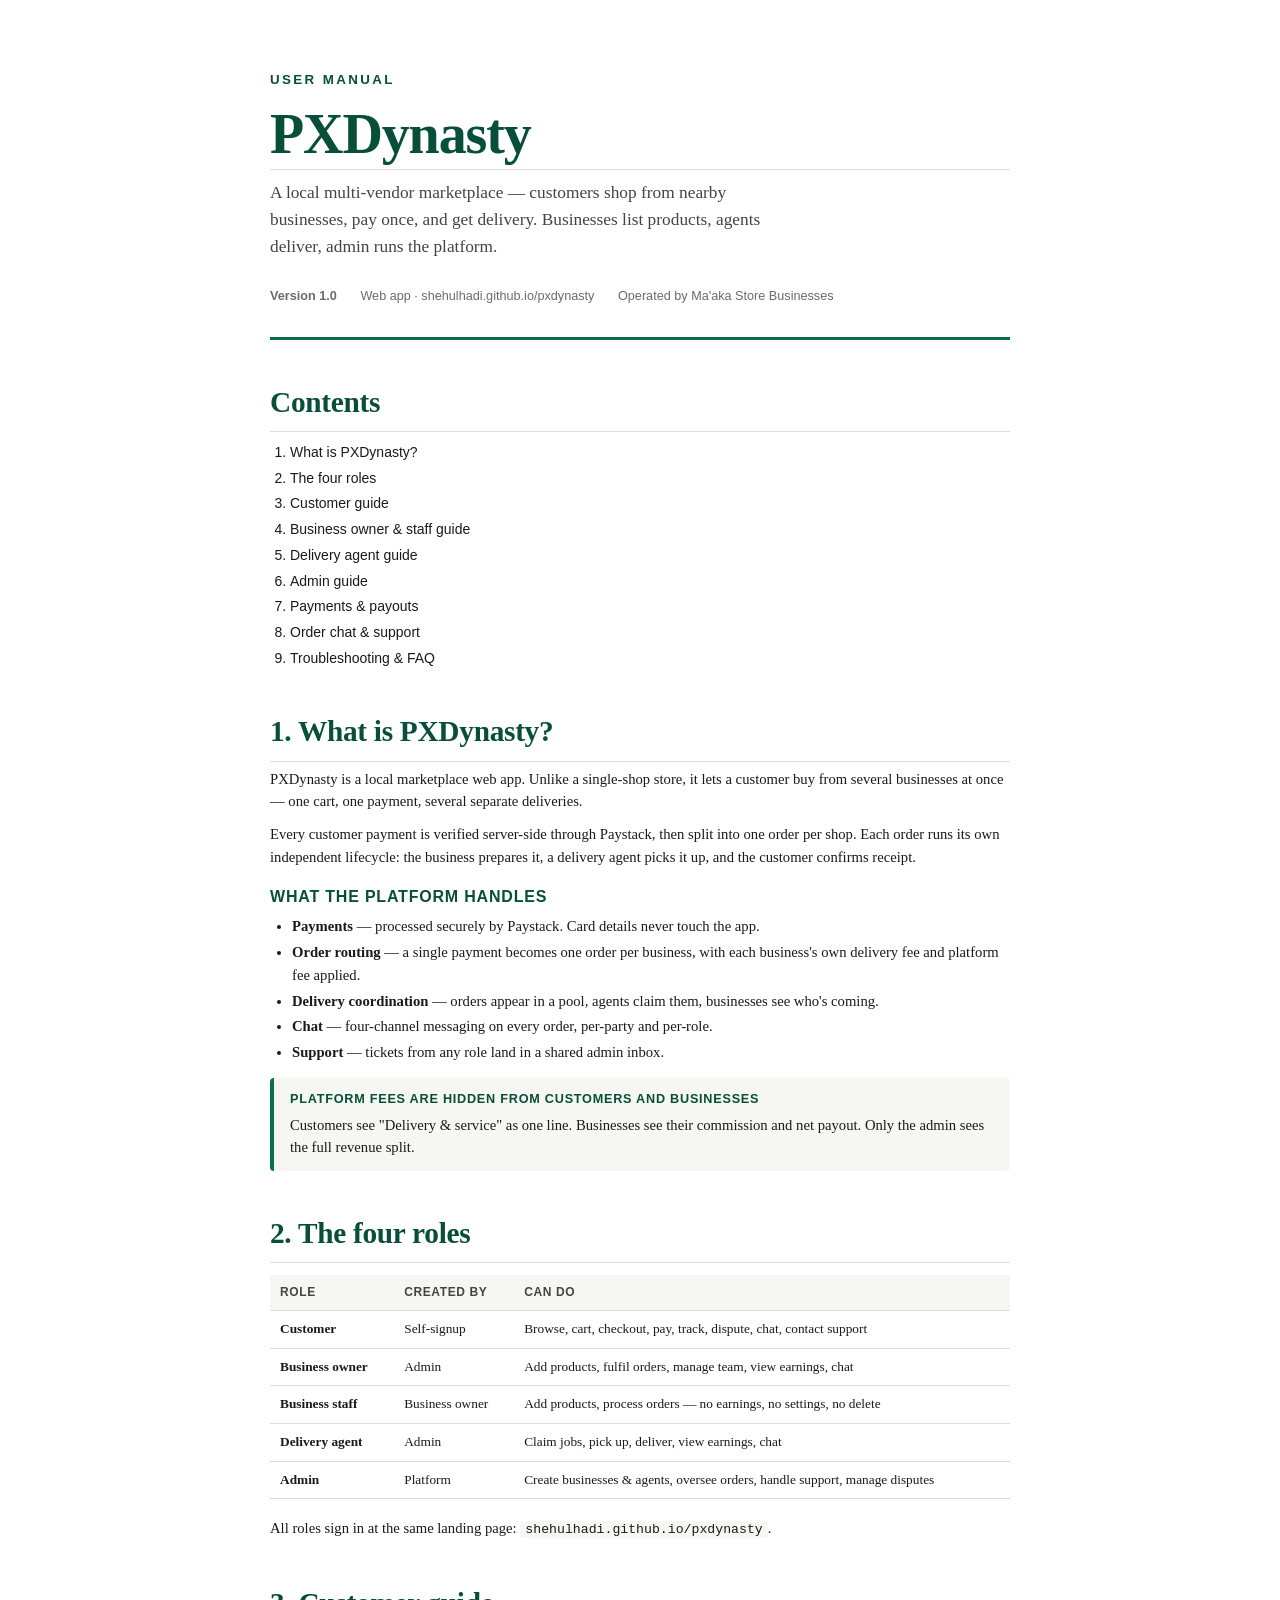
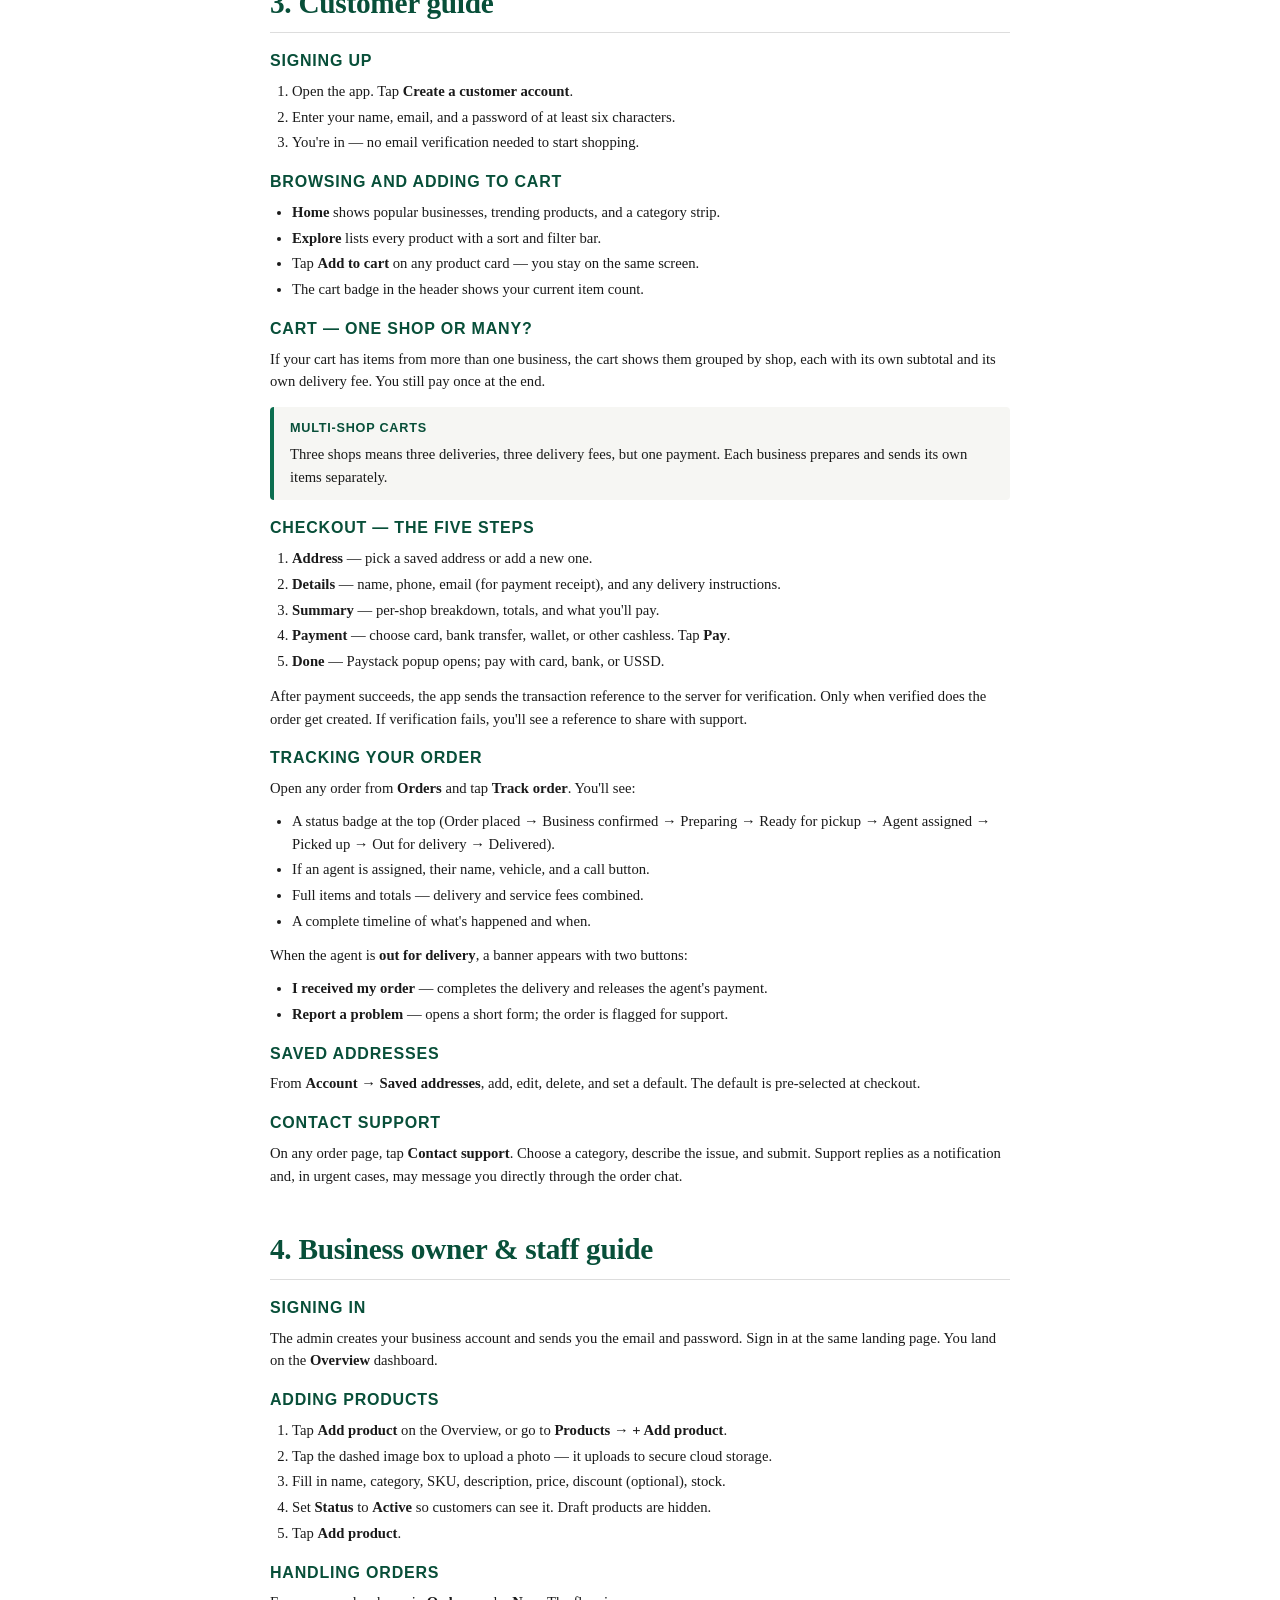
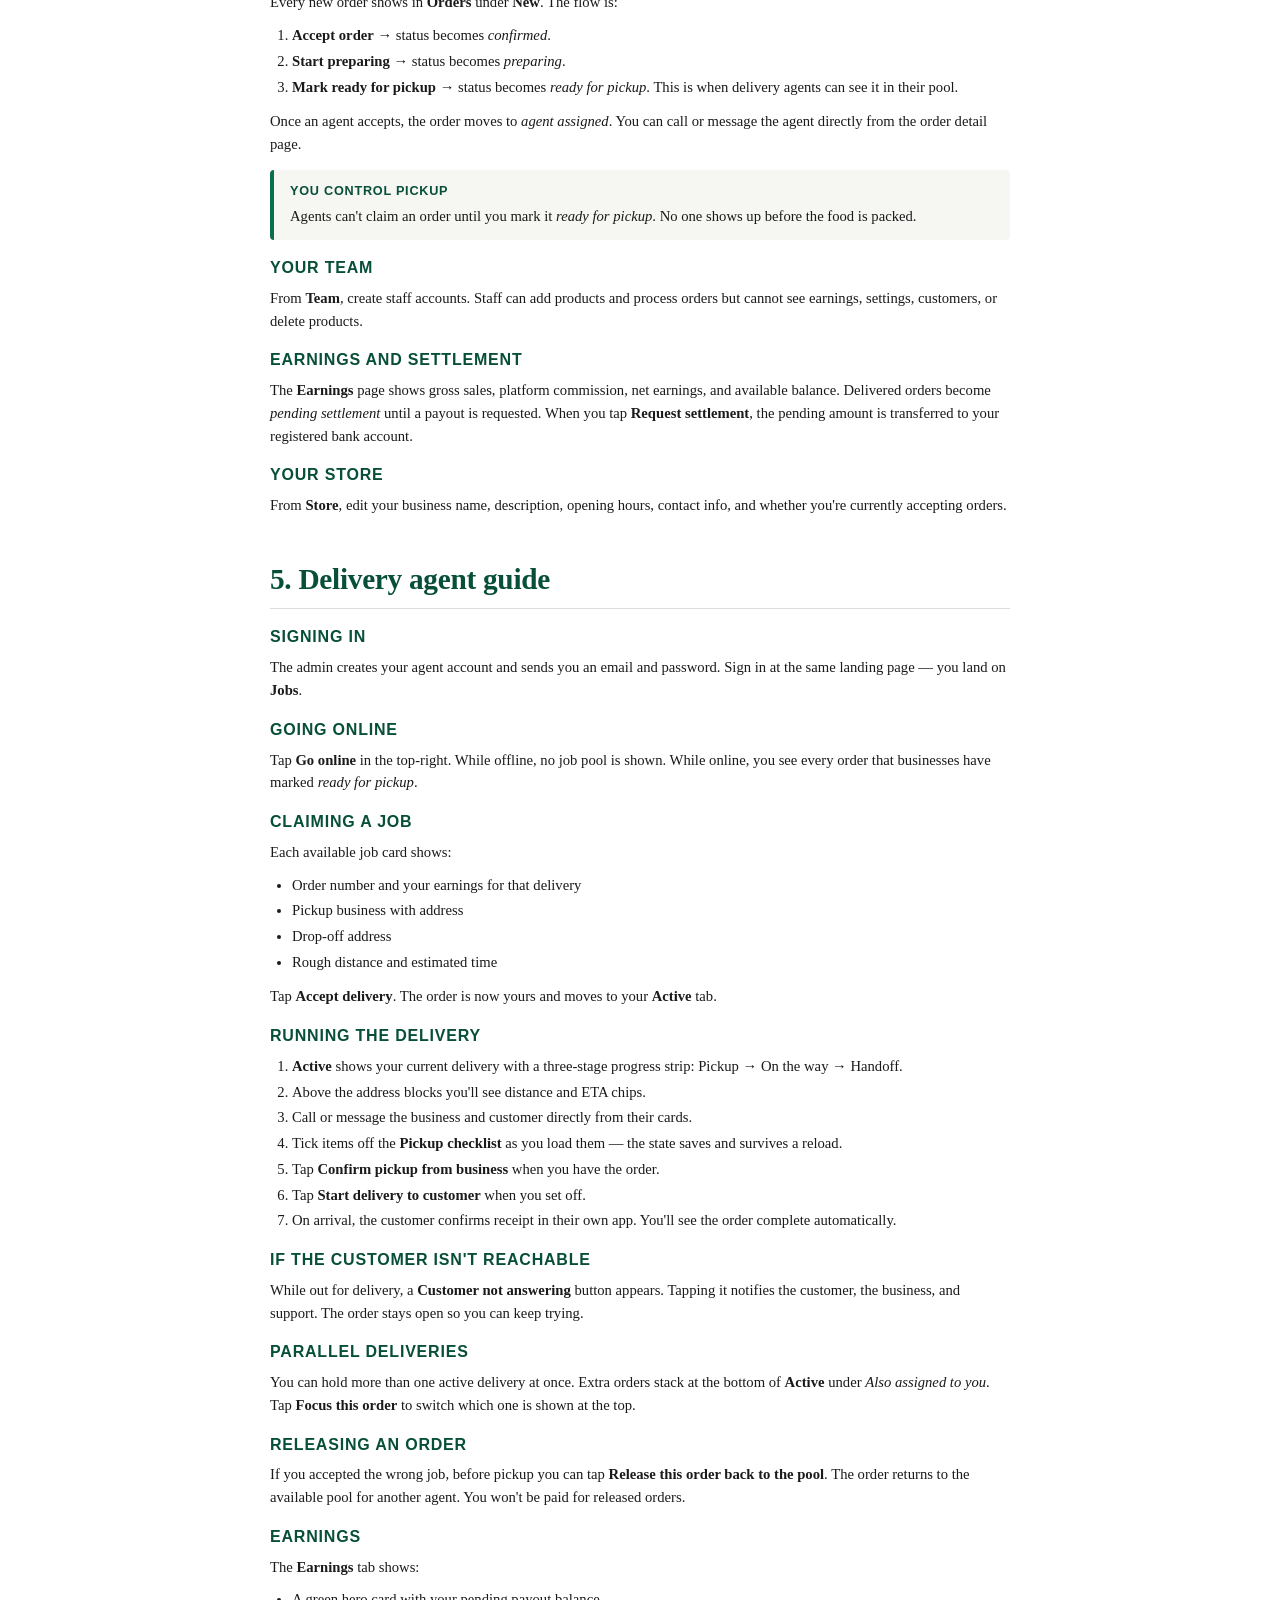
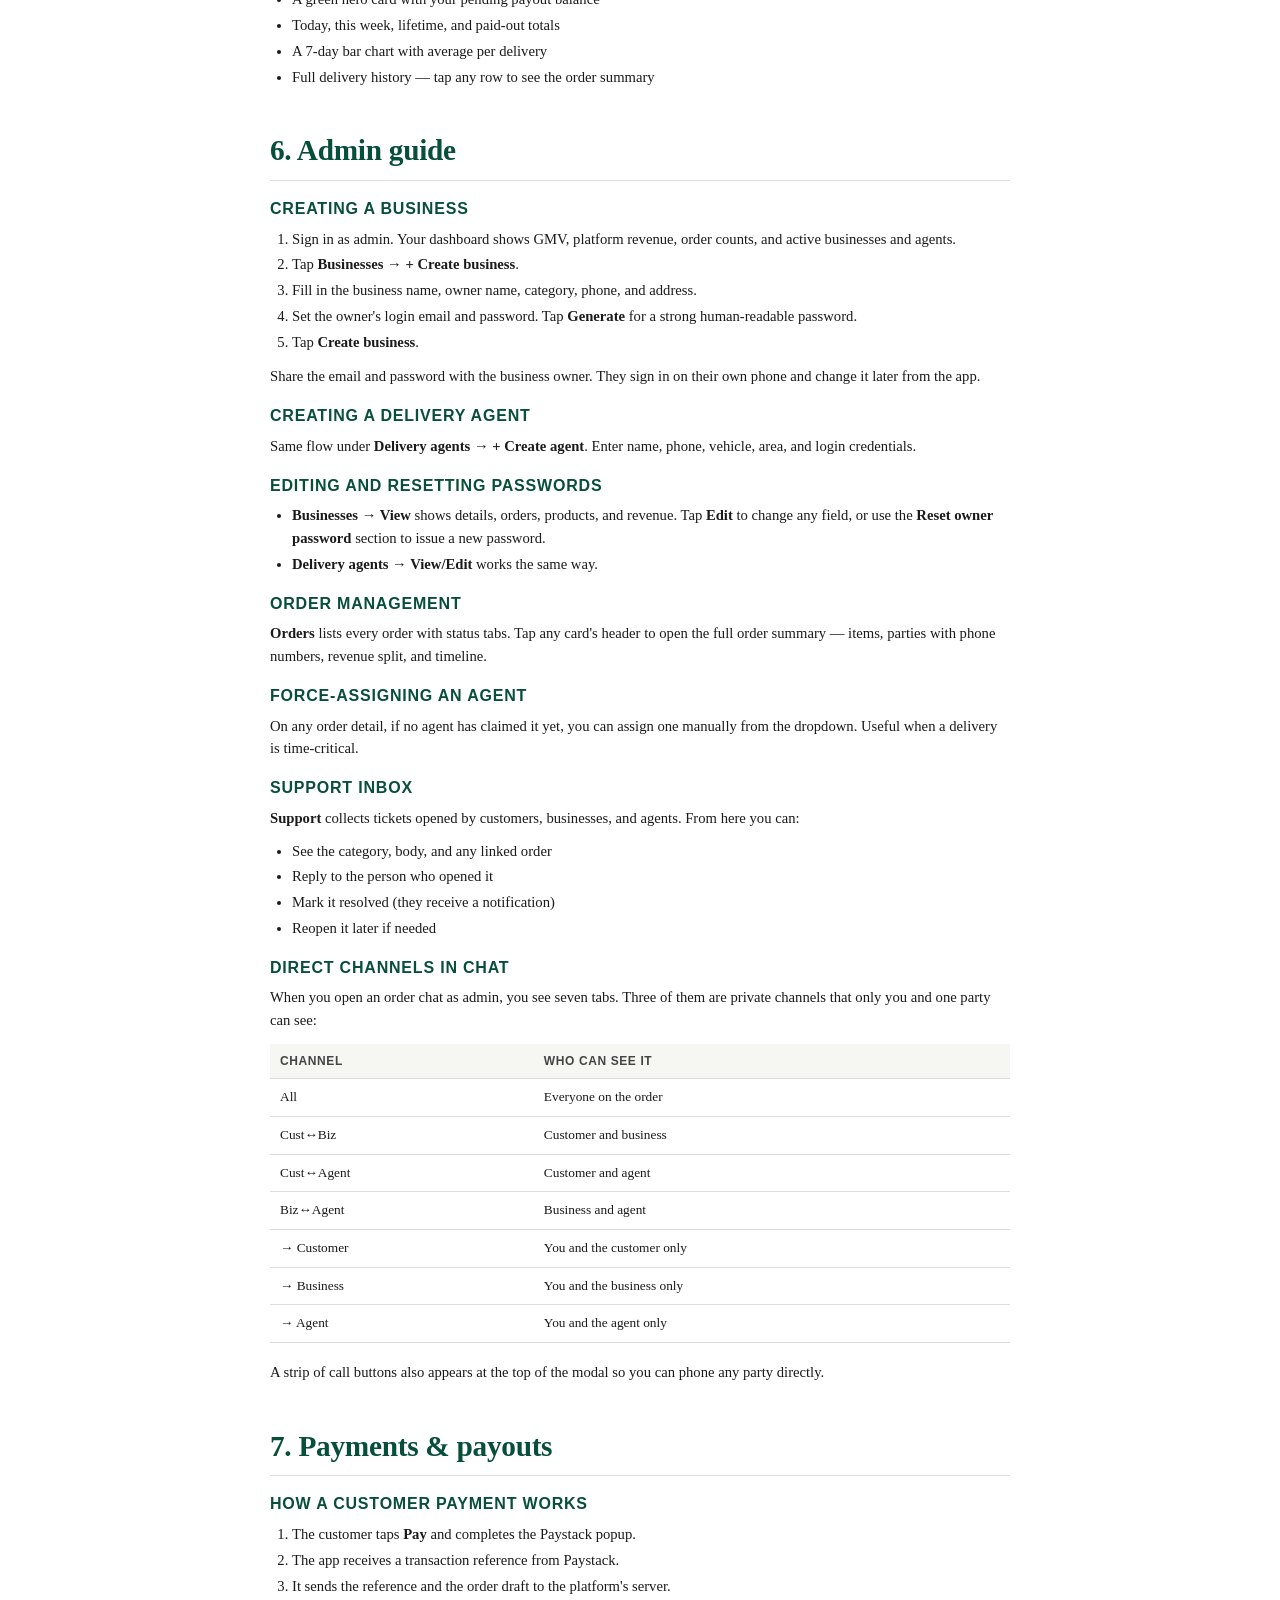
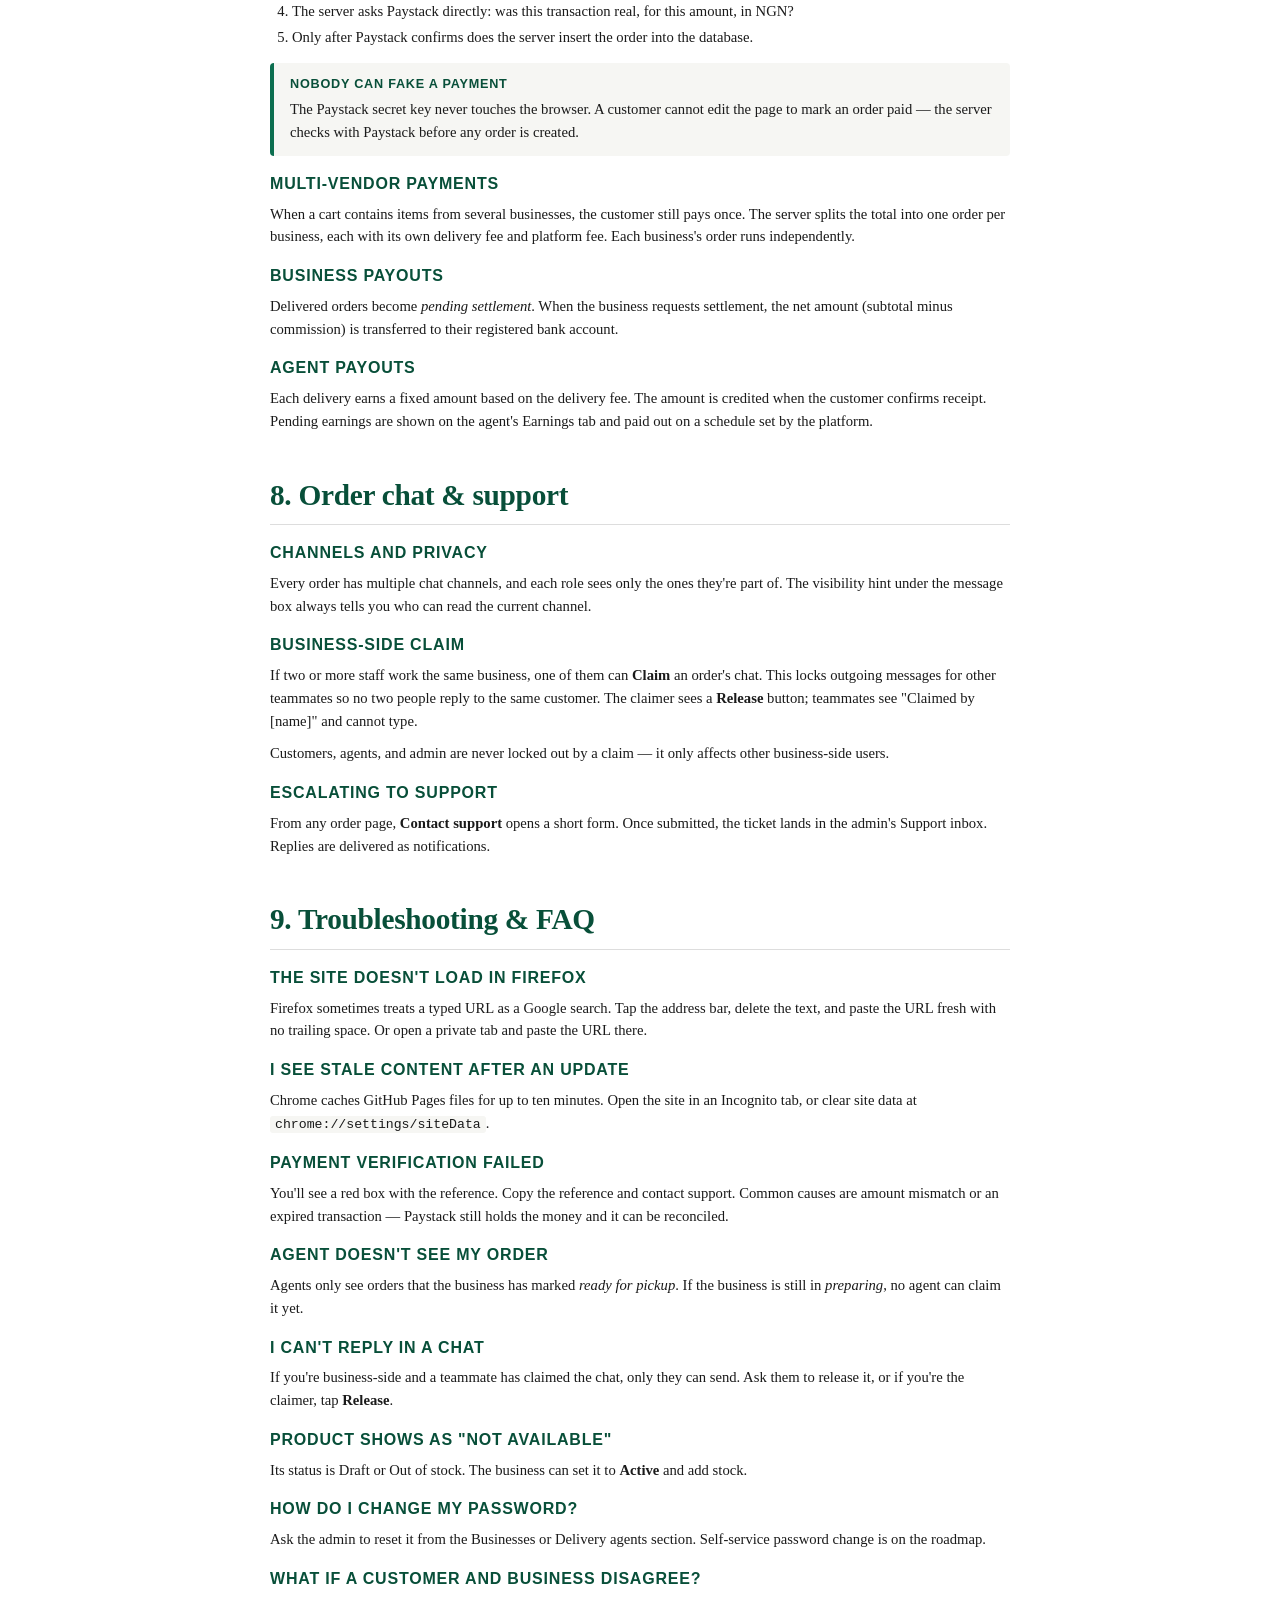
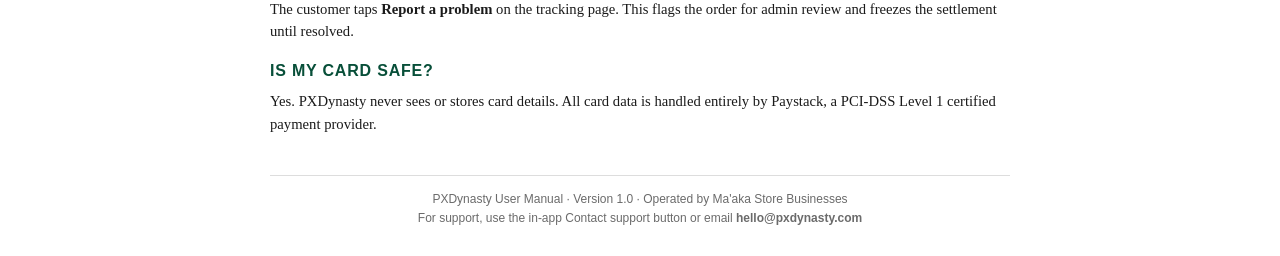
<file: manual.html>
<!DOCTYPE html>
<html lang="en">
<head>
<meta charset="UTF-8">
<title>PXDynasty — User Manual</title>
<style>
  :root {
    --ink: #1a1a1a;
    --ink-soft: #444;
    --ink-mute: #6b6b6b;
    --accent: #0B6E4F;
    --accent-dark: #084F39;
    --line: #ddd;
    --bg-soft: #f6f6f3;
  }
  * { box-sizing: border-box; }
  html, body { margin: 0; padding: 0; }
  body {
    font-family: Georgia, 'Iowan Old Style', serif;
    color: var(--ink);
    line-height: 1.55;
    font-size: 11pt;
    background: #fff;
    padding: 30px 40px;
    max-width: 820px;
    margin: 0 auto;
  }

  /* Print styles */
  @page {
    size: A4;
    margin: 18mm 16mm;
  }
  @media print {
    body { padding: 0; max-width: none; font-size: 10.5pt; }
    h1 { page-break-before: always; }
    h1:first-of-type, h2.cover-title { page-break-before: avoid; }
    section { page-break-inside: auto; }
    .avoid-break { page-break-inside: avoid; }
    .pagebreak { page-break-before: always; }
  }

  /* Cover */
  .cover {
    text-align: left;
    padding: 40px 0 30px;
    border-bottom: 3px solid var(--accent);
    margin-bottom: 30px;
  }
  .cover-eyebrow {
    font-family: -apple-system, sans-serif;
    text-transform: uppercase;
    letter-spacing: 0.18em;
    font-size: 10pt;
    color: var(--accent-dark);
    font-weight: 700;
    margin: 0 0 14px;
  }
  .cover h1 {
    font-family: Georgia, serif;
    font-size: 42pt;
    line-height: 1.05;
    margin: 0 0 10px;
    color: var(--accent-dark);
    letter-spacing: -0.02em;
  }
  .cover p.lede {
    font-size: 13pt;
    color: var(--ink-soft);
    margin: 0 0 26px;
    max-width: 60ch;
  }
  .cover .meta {
    font-family: -apple-system, sans-serif;
    font-size: 9.5pt;
    color: var(--ink-mute);
  }
  .cover .meta span { display: inline-block; margin-right: 20px; }

  /* Headings */
  h1 {
    font-size: 22pt;
    color: var(--accent-dark);
    margin: 40px 0 6px;
    padding-bottom: 6px;
    border-bottom: 1px solid var(--line);
    letter-spacing: -0.01em;
  }
  h2 {
    font-size: 15pt;
    color: var(--ink);
    margin: 22px 0 6px;
  }
  h3 {
    font-size: 12pt;
    color: var(--accent-dark);
    margin: 16px 0 4px;
    font-family: -apple-system, sans-serif;
    text-transform: uppercase;
    letter-spacing: 0.05em;
  }
  p { margin: 6px 0 10px; }

  /* Lists */
  ul, ol { margin: 6px 0 12px; padding-left: 22px; }
  li { margin: 3px 0; }

  /* Callouts */
  .callout {
    background: var(--bg-soft);
    border-left: 4px solid var(--accent);
    padding: 12px 16px;
    margin: 14px 0;
    border-radius: 4px;
  }
  .callout strong {
    color: var(--accent-dark);
    display: block;
    margin-bottom: 4px;
    font-family: -apple-system, sans-serif;
    font-size: 9.5pt;
    text-transform: uppercase;
    letter-spacing: 0.06em;
  }

  /* Tables */
  table {
    width: 100%;
    border-collapse: collapse;
    margin: 12px 0 18px;
    font-size: 10pt;
  }
  th, td {
    text-align: left;
    padding: 8px 10px;
    border-bottom: 1px solid var(--line);
    vertical-align: top;
  }
  th {
    background: var(--bg-soft);
    font-family: -apple-system, sans-serif;
    font-size: 9pt;
    text-transform: uppercase;
    letter-spacing: 0.05em;
    color: var(--ink-soft);
  }

  /* TOC */
  .toc { margin: 10px 0 20px; font-family: -apple-system, sans-serif; }
  .toc ol { padding-left: 20px; }
  .toc li { margin: 4px 0; font-size: 10.5pt; }
  .toc a { color: var(--ink); text-decoration: none; }

  /* Inline code */
  code {
    font-family: 'SFMono-Regular', Consolas, monospace;
    background: var(--bg-soft);
    padding: 1px 5px;
    border-radius: 3px;
    font-size: 0.9em;
  }

  .footer-note {
    margin-top: 40px;
    padding-top: 14px;
    border-top: 1px solid var(--line);
    font-family: -apple-system, sans-serif;
    font-size: 9pt;
    color: var(--ink-mute);
    text-align: center;
  }
</style>
</head>
<body>

<div class="cover">
  <p class="cover-eyebrow">User Manual</p>
  <h1>PXDynasty</h1>
  <p class="lede">A local multi-vendor marketplace — customers shop from nearby businesses, pay once, and get delivery. Businesses list products, agents deliver, admin runs the platform.</p>
  <div class="meta">
    <span><strong>Version 1.0</strong></span>
    <span>Web app · shehulhadi.github.io/pxdynasty</span>
    <span>Operated by Ma'aka Store Businesses</span>
  </div>
</div>

<h1>Contents</h1>
<div class="toc">
  <ol>
    <li>What is PXDynasty?</li>
    <li>The four roles</li>
    <li>Customer guide</li>
    <li>Business owner &amp; staff guide</li>
    <li>Delivery agent guide</li>
    <li>Admin guide</li>
    <li>Payments &amp; payouts</li>
    <li>Order chat &amp; support</li>
    <li>Troubleshooting &amp; FAQ</li>
  </ol>
</div>

<h1>1. What is PXDynasty?</h1>

<p>PXDynasty is a local marketplace web app. Unlike a single-shop store, it lets a customer buy from several businesses at once — one cart, one payment, several separate deliveries.</p>

<p>Every customer payment is verified server-side through Paystack, then split into one order per shop. Each order runs its own independent lifecycle: the business prepares it, a delivery agent picks it up, and the customer confirms receipt.</p>

<h3>What the platform handles</h3>
<ul>
  <li><strong>Payments</strong> — processed securely by Paystack. Card details never touch the app.</li>
  <li><strong>Order routing</strong> — a single payment becomes one order per business, with each business's own delivery fee and platform fee applied.</li>
  <li><strong>Delivery coordination</strong> — orders appear in a pool, agents claim them, businesses see who's coming.</li>
  <li><strong>Chat</strong> — four-channel messaging on every order, per-party and per-role.</li>
  <li><strong>Support</strong> — tickets from any role land in a shared admin inbox.</li>
</ul>

<div class="callout">
  <strong>Platform fees are hidden from customers and businesses</strong>
  Customers see "Delivery &amp; service" as one line. Businesses see their commission and net payout. Only the admin sees the full revenue split.
</div>

<h1>2. The four roles</h1>

<table>
  <thead>
    <tr><th>Role</th><th>Created by</th><th>Can do</th></tr>
  </thead>
  <tbody>
    <tr>
      <td><strong>Customer</strong></td>
      <td>Self-signup</td>
      <td>Browse, cart, checkout, pay, track, dispute, chat, contact support</td>
    </tr>
    <tr>
      <td><strong>Business owner</strong></td>
      <td>Admin</td>
      <td>Add products, fulfil orders, manage team, view earnings, chat</td>
    </tr>
    <tr>
      <td><strong>Business staff</strong></td>
      <td>Business owner</td>
      <td>Add products, process orders — no earnings, no settings, no delete</td>
    </tr>
    <tr>
      <td><strong>Delivery agent</strong></td>
      <td>Admin</td>
      <td>Claim jobs, pick up, deliver, view earnings, chat</td>
    </tr>
    <tr>
      <td><strong>Admin</strong></td>
      <td>Platform</td>
      <td>Create businesses &amp; agents, oversee orders, handle support, manage disputes</td>
    </tr>
  </tbody>
</table>

<p>All roles sign in at the same landing page: <code>shehulhadi.github.io/pxdynasty</code>.</p>

<h1>3. Customer guide</h1>

<h3>Signing up</h3>
<ol>
  <li>Open the app. Tap <strong>Create a customer account</strong>.</li>
  <li>Enter your name, email, and a password of at least six characters.</li>
  <li>You're in — no email verification needed to start shopping.</li>
</ol>

<h3>Browsing and adding to cart</h3>
<ul>
  <li><strong>Home</strong> shows popular businesses, trending products, and a category strip.</li>
  <li><strong>Explore</strong> lists every product with a sort and filter bar.</li>
  <li>Tap <strong>Add to cart</strong> on any product card — you stay on the same screen.</li>
  <li>The cart badge in the header shows your current item count.</li>
</ul>

<h3>Cart — one shop or many?</h3>
<p>If your cart has items from more than one business, the cart shows them grouped by shop, each with its own subtotal and its own delivery fee. You still pay once at the end.</p>

<div class="callout">
  <strong>Multi-shop carts</strong>
  Three shops means three deliveries, three delivery fees, but one payment. Each business prepares and sends its own items separately.
</div>

<h3>Checkout — the five steps</h3>
<ol>
  <li><strong>Address</strong> — pick a saved address or add a new one.</li>
  <li><strong>Details</strong> — name, phone, email (for payment receipt), and any delivery instructions.</li>
  <li><strong>Summary</strong> — per-shop breakdown, totals, and what you'll pay.</li>
  <li><strong>Payment</strong> — choose card, bank transfer, wallet, or other cashless. Tap <strong>Pay</strong>.</li>
  <li><strong>Done</strong> — Paystack popup opens; pay with card, bank, or USSD.</li>
</ol>

<p>After payment succeeds, the app sends the transaction reference to the server for verification. Only when verified does the order get created. If verification fails, you'll see a reference to share with support.</p>

<h3>Tracking your order</h3>
<p>Open any order from <strong>Orders</strong> and tap <strong>Track order</strong>. You'll see:</p>
<ul>
  <li>A status badge at the top (Order placed → Business confirmed → Preparing → Ready for pickup → Agent assigned → Picked up → Out for delivery → Delivered).</li>
  <li>If an agent is assigned, their name, vehicle, and a call button.</li>
  <li>Full items and totals — delivery and service fees combined.</li>
  <li>A complete timeline of what's happened and when.</li>
</ul>

<p>When the agent is <strong>out for delivery</strong>, a banner appears with two buttons:</p>
<ul>
  <li><strong>I received my order</strong> — completes the delivery and releases the agent's payment.</li>
  <li><strong>Report a problem</strong> — opens a short form; the order is flagged for support.</li>
</ul>

<h3>Saved addresses</h3>
<p>From <strong>Account → Saved addresses</strong>, add, edit, delete, and set a default. The default is pre-selected at checkout.</p>

<h3>Contact support</h3>
<p>On any order page, tap <strong>Contact support</strong>. Choose a category, describe the issue, and submit. Support replies as a notification and, in urgent cases, may message you directly through the order chat.</p>

<h1>4. Business owner &amp; staff guide</h1>

<h3>Signing in</h3>
<p>The admin creates your business account and sends you the email and password. Sign in at the same landing page. You land on the <strong>Overview</strong> dashboard.</p>

<h3>Adding products</h3>
<ol>
  <li>Tap <strong>Add product</strong> on the Overview, or go to <strong>Products → + Add product</strong>.</li>
  <li>Tap the dashed image box to upload a photo — it uploads to secure cloud storage.</li>
  <li>Fill in name, category, SKU, description, price, discount (optional), stock.</li>
  <li>Set <strong>Status</strong> to <strong>Active</strong> so customers can see it. Draft products are hidden.</li>
  <li>Tap <strong>Add product</strong>.</li>
</ol>

<h3>Handling orders</h3>
<p>Every new order shows in <strong>Orders</strong> under <strong>New</strong>. The flow is:</p>
<ol>
  <li><strong>Accept order</strong> → status becomes <em>confirmed</em>.</li>
  <li><strong>Start preparing</strong> → status becomes <em>preparing</em>.</li>
  <li><strong>Mark ready for pickup</strong> → status becomes <em>ready for pickup</em>. This is when delivery agents can see it in their pool.</li>
</ol>
<p>Once an agent accepts, the order moves to <em>agent assigned</em>. You can call or message the agent directly from the order detail page.</p>

<div class="callout">
  <strong>You control pickup</strong>
  Agents can't claim an order until you mark it <em>ready for pickup</em>. No one shows up before the food is packed.
</div>

<h3>Your Team</h3>
<p>From <strong>Team</strong>, create staff accounts. Staff can add products and process orders but cannot see earnings, settings, customers, or delete products.</p>

<h3>Earnings and settlement</h3>
<p>The <strong>Earnings</strong> page shows gross sales, platform commission, net earnings, and available balance. Delivered orders become <em>pending settlement</em> until a payout is requested. When you tap <strong>Request settlement</strong>, the pending amount is transferred to your registered bank account.</p>

<h3>Your Store</h3>
<p>From <strong>Store</strong>, edit your business name, description, opening hours, contact info, and whether you're currently accepting orders.</p>

<h1>5. Delivery agent guide</h1>

<h3>Signing in</h3>
<p>The admin creates your agent account and sends you an email and password. Sign in at the same landing page — you land on <strong>Jobs</strong>.</p>

<h3>Going online</h3>
<p>Tap <strong>Go online</strong> in the top-right. While offline, no job pool is shown. While online, you see every order that businesses have marked <em>ready for pickup</em>.</p>

<h3>Claiming a job</h3>
<p>Each available job card shows:</p>
<ul>
  <li>Order number and your earnings for that delivery</li>
  <li>Pickup business with address</li>
  <li>Drop-off address</li>
  <li>Rough distance and estimated time</li>
</ul>
<p>Tap <strong>Accept delivery</strong>. The order is now yours and moves to your <strong>Active</strong> tab.</p>

<h3>Running the delivery</h3>
<ol>
  <li><strong>Active</strong> shows your current delivery with a three-stage progress strip: Pickup → On the way → Handoff.</li>
  <li>Above the address blocks you'll see distance and ETA chips.</li>
  <li>Call or message the business and customer directly from their cards.</li>
  <li>Tick items off the <strong>Pickup checklist</strong> as you load them — the state saves and survives a reload.</li>
  <li>Tap <strong>Confirm pickup from business</strong> when you have the order.</li>
  <li>Tap <strong>Start delivery to customer</strong> when you set off.</li>
  <li>On arrival, the customer confirms receipt in their own app. You'll see the order complete automatically.</li>
</ol>

<h3>If the customer isn't reachable</h3>
<p>While out for delivery, a <strong>Customer not answering</strong> button appears. Tapping it notifies the customer, the business, and support. The order stays open so you can keep trying.</p>

<h3>Parallel deliveries</h3>
<p>You can hold more than one active delivery at once. Extra orders stack at the bottom of <strong>Active</strong> under <em>Also assigned to you</em>. Tap <strong>Focus this order</strong> to switch which one is shown at the top.</p>

<h3>Releasing an order</h3>
<p>If you accepted the wrong job, before pickup you can tap <strong>Release this order back to the pool</strong>. The order returns to the available pool for another agent. You won't be paid for released orders.</p>

<h3>Earnings</h3>
<p>The <strong>Earnings</strong> tab shows:</p>
<ul>
  <li>A green hero card with your pending payout balance</li>
  <li>Today, this week, lifetime, and paid-out totals</li>
  <li>A 7-day bar chart with average per delivery</li>
  <li>Full delivery history — tap any row to see the order summary</li>
</ul>

<h1>6. Admin guide</h1>

<h3>Creating a business</h3>
<ol>
  <li>Sign in as admin. Your dashboard shows GMV, platform revenue, order counts, and active businesses and agents.</li>
  <li>Tap <strong>Businesses</strong> → <strong>+ Create business</strong>.</li>
  <li>Fill in the business name, owner name, category, phone, and address.</li>
  <li>Set the owner's login email and password. Tap <strong>Generate</strong> for a strong human-readable password.</li>
  <li>Tap <strong>Create business</strong>.</li>
</ol>
<p>Share the email and password with the business owner. They sign in on their own phone and change it later from the app.</p>

<h3>Creating a delivery agent</h3>
<p>Same flow under <strong>Delivery agents</strong> → <strong>+ Create agent</strong>. Enter name, phone, vehicle, area, and login credentials.</p>

<h3>Editing and resetting passwords</h3>
<ul>
  <li><strong>Businesses → View</strong> shows details, orders, products, and revenue. Tap <strong>Edit</strong> to change any field, or use the <strong>Reset owner password</strong> section to issue a new password.</li>
  <li><strong>Delivery agents → View/Edit</strong> works the same way.</li>
</ul>

<h3>Order management</h3>
<p><strong>Orders</strong> lists every order with status tabs. Tap any card's header to open the full order summary — items, parties with phone numbers, revenue split, and timeline.</p>

<h3>Force-assigning an agent</h3>
<p>On any order detail, if no agent has claimed it yet, you can assign one manually from the dropdown. Useful when a delivery is time-critical.</p>

<h3>Support inbox</h3>
<p><strong>Support</strong> collects tickets opened by customers, businesses, and agents. From here you can:</p>
<ul>
  <li>See the category, body, and any linked order</li>
  <li>Reply to the person who opened it</li>
  <li>Mark it resolved (they receive a notification)</li>
  <li>Reopen it later if needed</li>
</ul>

<h3>Direct channels in chat</h3>
<p>When you open an order chat as admin, you see seven tabs. Three of them are private channels that only you and one party can see:</p>
<table>
  <thead><tr><th>Channel</th><th>Who can see it</th></tr></thead>
  <tbody>
    <tr><td>All</td><td>Everyone on the order</td></tr>
    <tr><td>Cust↔Biz</td><td>Customer and business</td></tr>
    <tr><td>Cust↔Agent</td><td>Customer and agent</td></tr>
    <tr><td>Biz↔Agent</td><td>Business and agent</td></tr>
    <tr><td>→ Customer</td><td>You and the customer only</td></tr>
    <tr><td>→ Business</td><td>You and the business only</td></tr>
    <tr><td>→ Agent</td><td>You and the agent only</td></tr>
  </tbody>
</table>
<p>A strip of call buttons also appears at the top of the modal so you can phone any party directly.</p>

<h1>7. Payments &amp; payouts</h1>

<h3>How a customer payment works</h3>
<ol>
  <li>The customer taps <strong>Pay</strong> and completes the Paystack popup.</li>
  <li>The app receives a transaction reference from Paystack.</li>
  <li>It sends the reference and the order draft to the platform's server.</li>
  <li>The server asks Paystack directly: was this transaction real, for this amount, in NGN?</li>
  <li>Only after Paystack confirms does the server insert the order into the database.</li>
</ol>

<div class="callout">
  <strong>Nobody can fake a payment</strong>
  The Paystack secret key never touches the browser. A customer cannot edit the page to mark an order paid — the server checks with Paystack before any order is created.
</div>

<h3>Multi-vendor payments</h3>
<p>When a cart contains items from several businesses, the customer still pays once. The server splits the total into one order per business, each with its own delivery fee and platform fee. Each business's order runs independently.</p>

<h3>Business payouts</h3>
<p>Delivered orders become <em>pending settlement</em>. When the business requests settlement, the net amount (subtotal minus commission) is transferred to their registered bank account.</p>

<h3>Agent payouts</h3>
<p>Each delivery earns a fixed amount based on the delivery fee. The amount is credited when the customer confirms receipt. Pending earnings are shown on the agent's Earnings tab and paid out on a schedule set by the platform.</p>

<h1>8. Order chat &amp; support</h1>

<h3>Channels and privacy</h3>
<p>Every order has multiple chat channels, and each role sees only the ones they're part of. The visibility hint under the message box always tells you who can read the current channel.</p>

<h3>Business-side claim</h3>
<p>If two or more staff work the same business, one of them can <strong>Claim</strong> an order's chat. This locks outgoing messages for other teammates so no two people reply to the same customer. The claimer sees a <strong>Release</strong> button; teammates see "Claimed by [name]" and cannot type.</p>
<p>Customers, agents, and admin are never locked out by a claim — it only affects other business-side users.</p>

<h3>Escalating to support</h3>
<p>From any order page, <strong>Contact support</strong> opens a short form. Once submitted, the ticket lands in the admin's Support inbox. Replies are delivered as notifications.</p>

<h1>9. Troubleshooting &amp; FAQ</h1>

<h3>The site doesn't load in Firefox</h3>
<p>Firefox sometimes treats a typed URL as a Google search. Tap the address bar, delete the text, and paste the URL fresh with no trailing space. Or open a private tab and paste the URL there.</p>

<h3>I see stale content after an update</h3>
<p>Chrome caches GitHub Pages files for up to ten minutes. Open the site in an Incognito tab, or clear site data at <code>chrome://settings/siteData</code>.</p>

<h3>Payment verification failed</h3>
<p>You'll see a red box with the reference. Copy the reference and contact support. Common causes are amount mismatch or an expired transaction — Paystack still holds the money and it can be reconciled.</p>

<h3>Agent doesn't see my order</h3>
<p>Agents only see orders that the business has marked <em>ready for pickup</em>. If the business is still in <em>preparing</em>, no agent can claim it yet.</p>

<h3>I can't reply in a chat</h3>
<p>If you're business-side and a teammate has claimed the chat, only they can send. Ask them to release it, or if you're the claimer, tap <strong>Release</strong>.</p>

<h3>Product shows as "Not available"</h3>
<p>Its status is Draft or Out of stock. The business can set it to <strong>Active</strong> and add stock.</p>

<h3>How do I change my password?</h3>
<p>Ask the admin to reset it from the Businesses or Delivery agents section. Self-service password change is on the roadmap.</p>

<h3>What if a customer and business disagree?</h3>
<p>The customer taps <strong>Report a problem</strong> on the tracking page. This flags the order for admin review and freezes the settlement until resolved.</p>

<h3>Is my card safe?</h3>
<p>Yes. PXDynasty never sees or stores card details. All card data is handled entirely by Paystack, a PCI-DSS Level 1 certified payment provider.</p>

<div class="footer-note">
  PXDynasty User Manual · Version 1.0 · Operated by Ma'aka Store Businesses<br>
  For support, use the in-app Contact support button or email <strong>hello@pxdynasty.com</strong>
</div>

</body>
</html>
</file>
